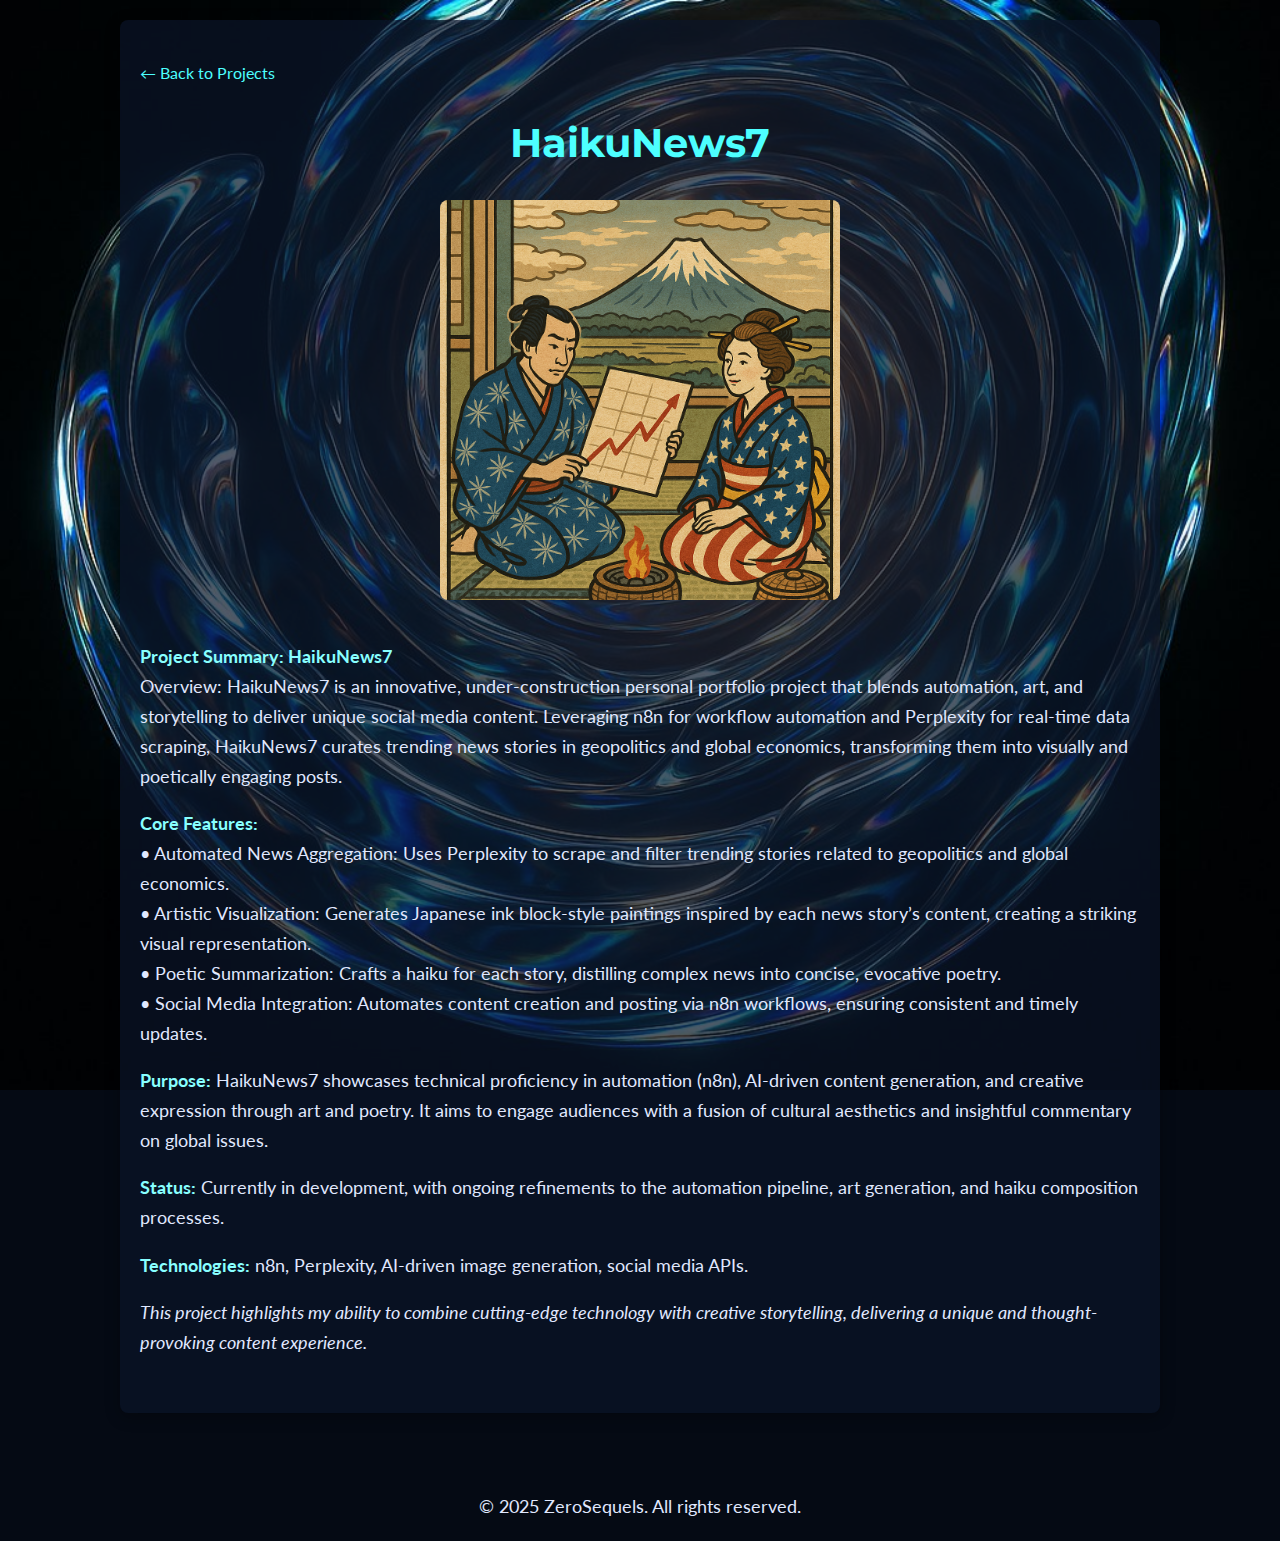
<file: haikunews7.html>
<!DOCTYPE html>
<html lang="en">
<head>
    <meta charset="UTF-8">
    <meta name="viewport" content="width=device-width, initial-scale=1.0">
    <title>HaikuNews7 - Project Details</title>
    <link rel="stylesheet" href="styles.css">
    <link href="https://fonts.googleapis.com/css2?family=Montserrat:wght@700&family=Lato:wght@400;700&display=swap" rel="stylesheet">
</head>
<body class="body-project-detail-page">
    <section id="project-detail">
        <div class="section-content-wrapper">
            <a href="index.html#projects" class="back-link">&larr; Back to Projects</a>
            <h2>HaikuNews7</h2>
            <img src="HaikuNews7.png" alt="HaikuNews7 Project Image" class="project-detail-image">
            <div class="project-full-description">
                <p><strong>Project Summary: HaikuNews7</strong><br>Overview: HaikuNews7 is an innovative, under-construction personal portfolio project that blends automation, art, and storytelling to deliver unique social media content. Leveraging n8n for workflow automation and Perplexity for real-time data scraping, HaikuNews7 curates trending news stories in geopolitics and global economics, transforming them into visually and poetically engaging posts.</p>
                <p><strong>Core Features:</strong><br>
                    &bull; Automated News Aggregation: Uses Perplexity to scrape and filter trending stories related to geopolitics and global economics.<br>
                    &bull; Artistic Visualization: Generates Japanese ink block-style paintings inspired by each news story’s content, creating a striking visual representation.<br>
                    &bull; Poetic Summarization: Crafts a haiku for each story, distilling complex news into concise, evocative poetry.<br>
                    &bull; Social Media Integration: Automates content creation and posting via n8n workflows, ensuring consistent and timely updates.
                </p>
                <p><strong>Purpose:</strong> HaikuNews7 showcases technical proficiency in automation (n8n), AI-driven content generation, and creative expression through art and poetry. It aims to engage audiences with a fusion of cultural aesthetics and insightful commentary on global issues.</p>
                <p><strong>Status:</strong> Currently in development, with ongoing refinements to the automation pipeline, art generation, and haiku composition processes.</p>
                <p><strong>Technologies:</strong> n8n, Perplexity, AI-driven image generation, social media APIs.</p>
                <p><em>This project highlights my ability to combine cutting-edge technology with creative storytelling, delivering a unique and thought-provoking content experience.</em></p>
            </div>
        </div>
    </section>
    <footer id="contact">
        <p>&copy; 2025 ZeroSequels. All rights reserved.</p>
    </footer>
</body>
</html>
</file>
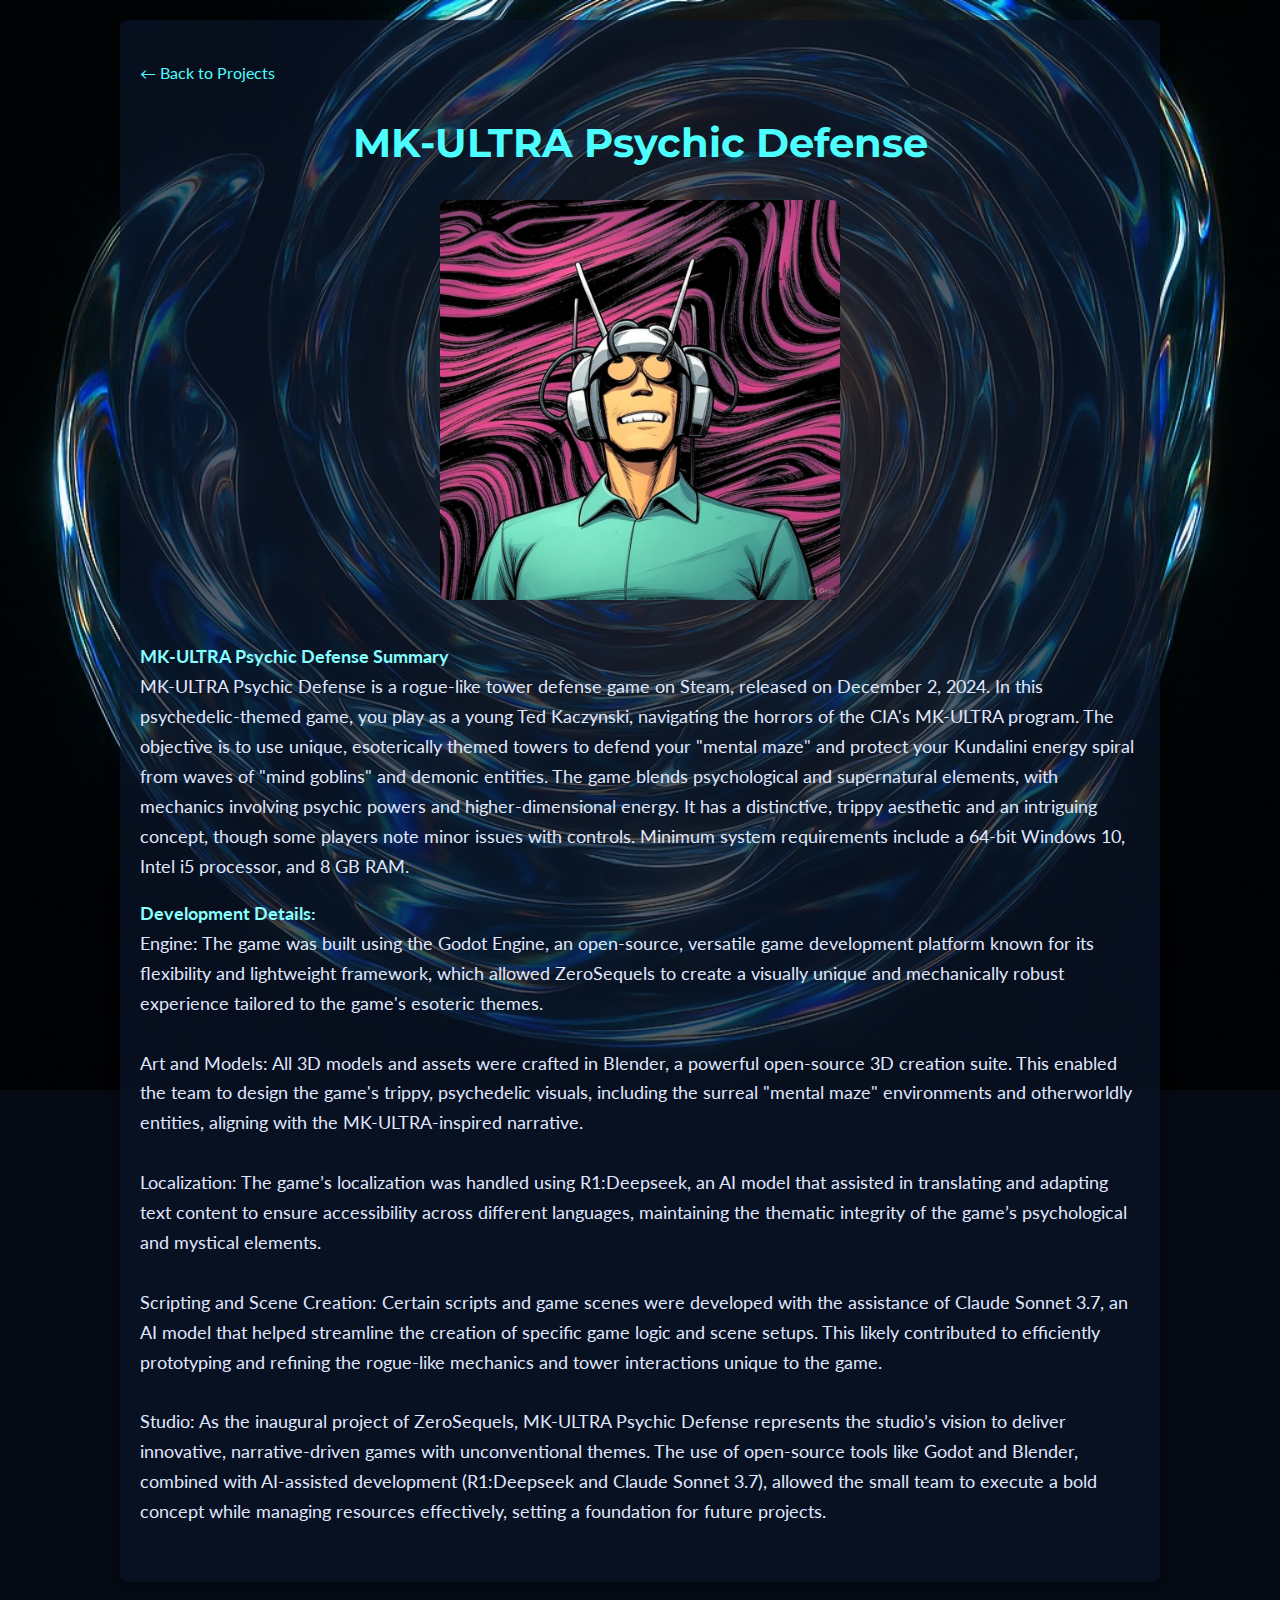
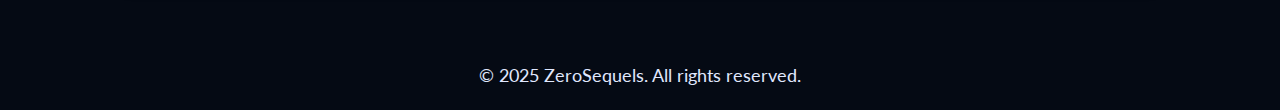
<file: mkultra.html>
<!DOCTYPE html>
<html lang="en">
<head>
    <meta charset="UTF-8">
    <meta name="viewport" content="width=device-width, initial-scale=1.0">
    <title>MK-ULTRA Psychic Defense - Project Details</title>
    <link rel="stylesheet" href="styles.css">
    <link href="https://fonts.googleapis.com/css2?family=Montserrat:wght@700&family=Lato:wght@400;700&display=swap" rel="stylesheet">
</head>
<body class="body-project-detail-page">
    <section id="project-detail">
        <div class="section-content-wrapper">
            <a href="index.html#projects" class="back-link">&larr; Back to Projects</a>
            <h2>MK-ULTRA Psychic Defense</h2>
            <img src="mkultra.jpg" alt="MK-ULTRA Psychic Defense Project Image" class="project-detail-image">
            <div class="project-full-description">
                <p><strong>MK-ULTRA Psychic Defense Summary</strong><br>MK-ULTRA Psychic Defense is a rogue-like tower defense game on Steam, released on December 2, 2024. In this psychedelic-themed game, you play as a young Ted Kaczynski, navigating the horrors of the CIA's MK-ULTRA program. The objective is to use unique, esoterically themed towers to defend your "mental maze" and protect your Kundalini energy spiral from waves of "mind goblins" and demonic entities. The game blends psychological and supernatural elements, with mechanics involving psychic powers and higher-dimensional energy. It has a distinctive, trippy aesthetic and an intriguing concept, though some players note minor issues with controls. Minimum system requirements include a 64-bit Windows 10, Intel i5 processor, and 8 GB RAM.</p>
                <p><strong>Development Details:</strong><br>
                    Engine: The game was built using the Godot Engine, an open-source, versatile game development platform known for its flexibility and lightweight framework, which allowed ZeroSequels to create a visually unique and mechanically robust experience tailored to the game's esoteric themes.<br><br>
                    Art and Models: All 3D models and assets were crafted in Blender, a powerful open-source 3D creation suite. This enabled the team to design the game's trippy, psychedelic visuals, including the surreal "mental maze" environments and otherworldly entities, aligning with the MK-ULTRA-inspired narrative.<br><br>
                    Localization: The game’s localization was handled using R1:Deepseek, an AI model that assisted in translating and adapting text content to ensure accessibility across different languages, maintaining the thematic integrity of the game’s psychological and mystical elements.<br><br>
                    Scripting and Scene Creation: Certain scripts and game scenes were developed with the assistance of Claude Sonnet 3.7, an AI model that helped streamline the creation of specific game logic and scene setups. This likely contributed to efficiently prototyping and refining the rogue-like mechanics and tower interactions unique to the game.<br><br>
                    Studio: As the inaugural project of ZeroSequels, MK-ULTRA Psychic Defense represents the studio’s vision to deliver innovative, narrative-driven games with unconventional themes. The use of open-source tools like Godot and Blender, combined with AI-assisted development (R1:Deepseek and Claude Sonnet 3.7), allowed the small team to execute a bold concept while managing resources effectively, setting a foundation for future projects.
                </p>
            </div>
        </div>
    </section>
    <footer id="contact">
        <p>&copy; 2025 ZeroSequels. All rights reserved.</p>
    </footer>
</body>
</html>
</file>
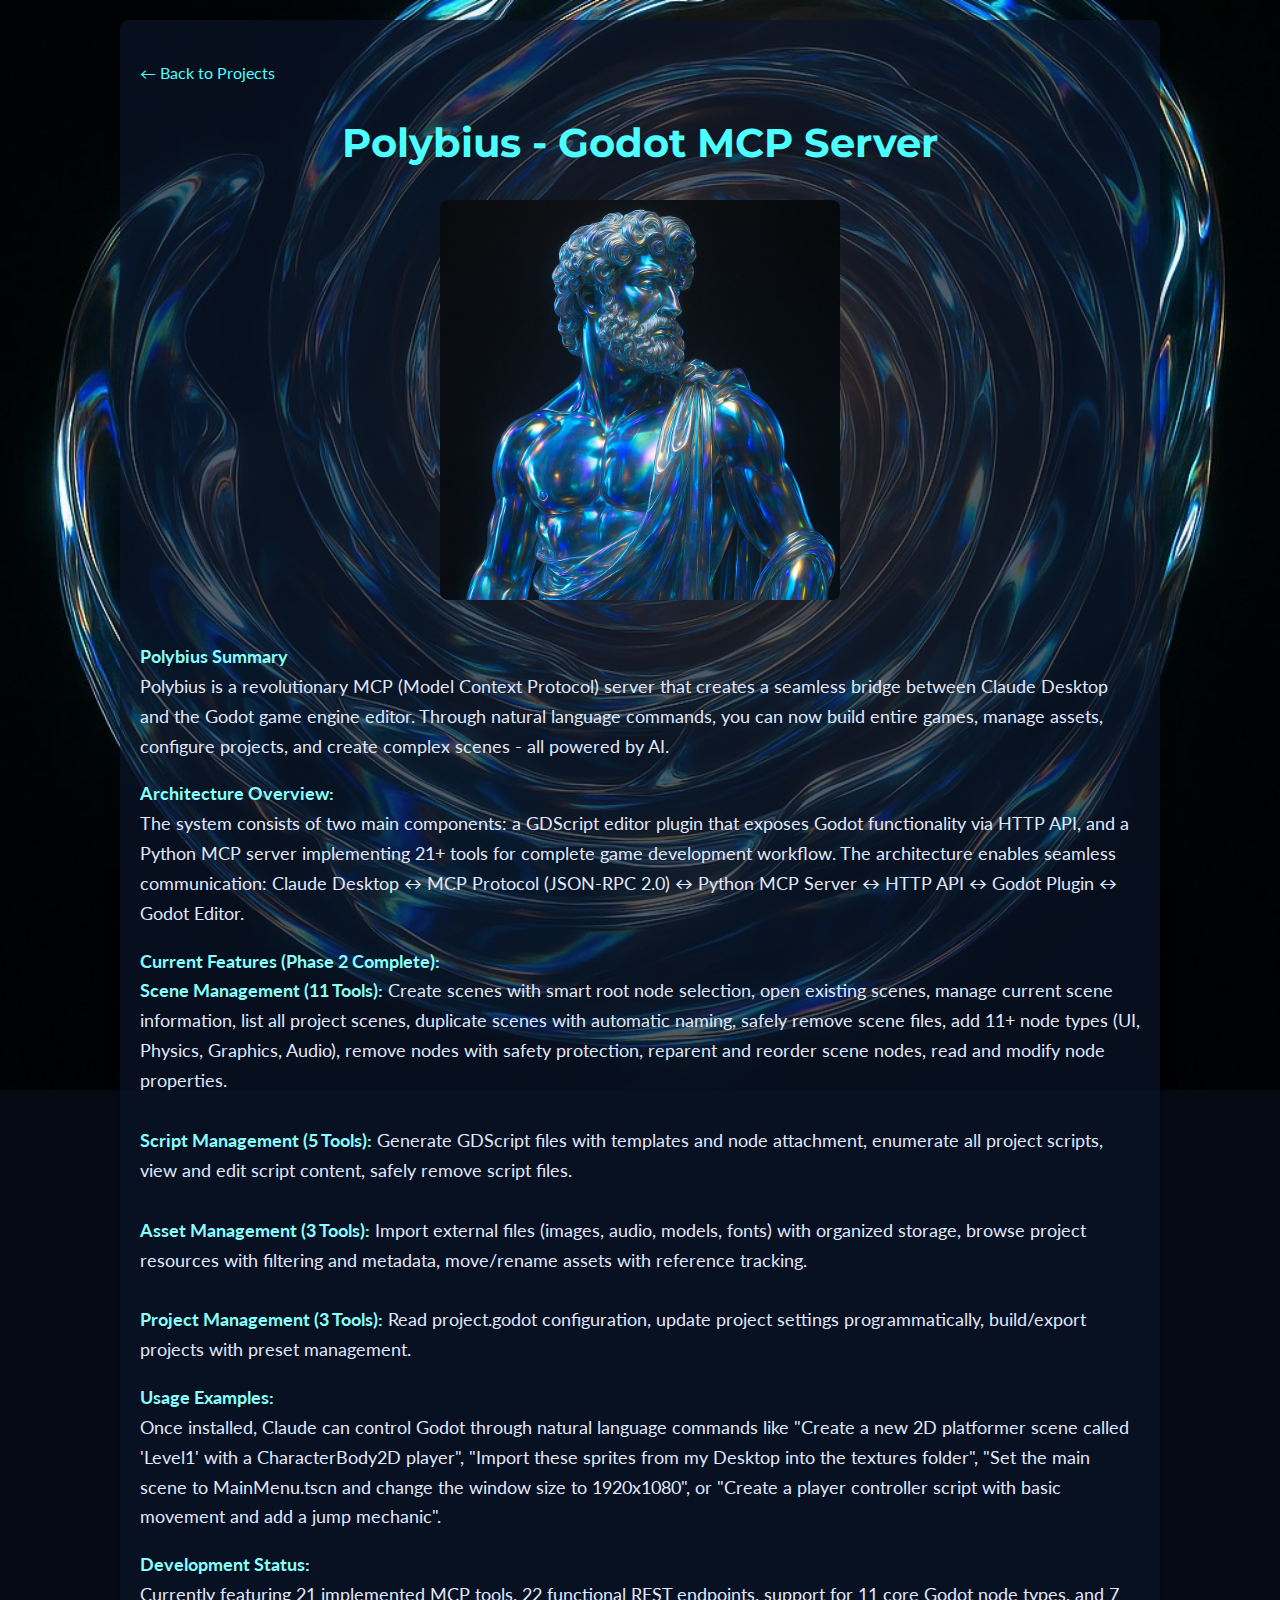
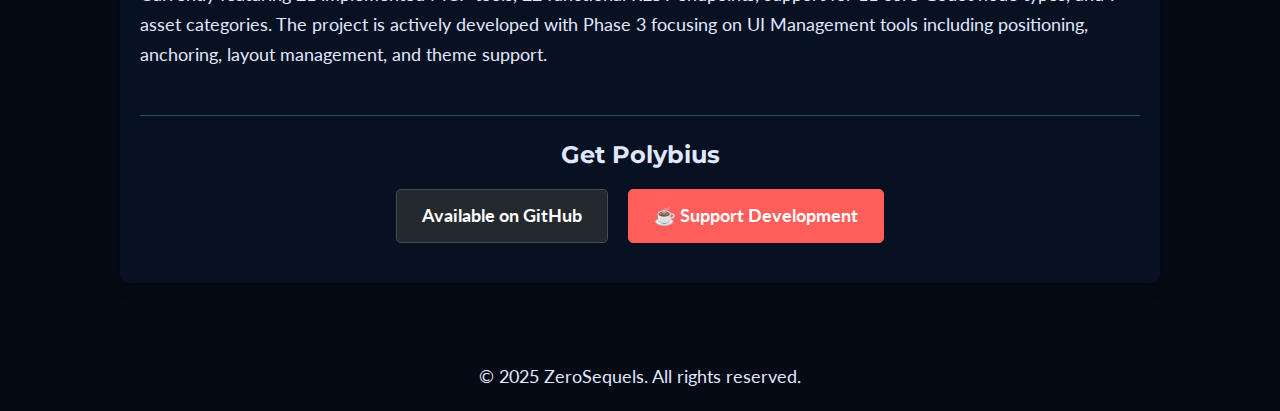
<file: polybius.html>
<!DOCTYPE html>
<html lang="en">
<head>
    <meta charset="UTF-8">
    <meta name="viewport" content="width=device-width, initial-scale=1.0">
    <title>Polybius - Godot MCP Server - Project Details</title>
    <link rel="stylesheet" href="styles.css">
    <link href="https://fonts.googleapis.com/css2?family=Montserrat:wght@700&family=Lato:wght@400;700&display=swap" rel="stylesheet">
</head>
<body class="body-project-detail-page">
    <section id="project-detail">
        <div class="section-content-wrapper">
            <a href="index.html#projects" class="back-link">&larr; Back to Projects</a>
            <h2>Polybius - Godot MCP Server</h2>
            <img src="agency.jpg" alt="Polybius Project Image" class="project-detail-image">
            <div class="project-full-description">
                <p><strong>Polybius Summary</strong><br>Polybius is a revolutionary MCP (Model Context Protocol) server that creates a seamless bridge between Claude Desktop and the Godot game engine editor. Through natural language commands, you can now build entire games, manage assets, configure projects, and create complex scenes - all powered by AI.</p>

                <p><strong>Architecture Overview:</strong><br>The system consists of two main components: a GDScript editor plugin that exposes Godot functionality via HTTP API, and a Python MCP server implementing 21+ tools for complete game development workflow. The architecture enables seamless communication: Claude Desktop ↔ MCP Protocol (JSON-RPC 2.0) ↔ Python MCP Server ↔ HTTP API ↔ Godot Plugin ↔ Godot Editor.</p>

                <p><strong>Current Features (Phase 2 Complete):</strong><br>
                <strong>Scene Management (11 Tools):</strong> Create scenes with smart root node selection, open existing scenes, manage current scene information, list all project scenes, duplicate scenes with automatic naming, safely remove scene files, add 11+ node types (UI, Physics, Graphics, Audio), remove nodes with safety protection, reparent and reorder scene nodes, read and modify node properties.<br><br>
                <strong>Script Management (5 Tools):</strong> Generate GDScript files with templates and node attachment, enumerate all project scripts, view and edit script content, safely remove script files.<br><br>
                <strong>Asset Management (3 Tools):</strong> Import external files (images, audio, models, fonts) with organized storage, browse project resources with filtering and metadata, move/rename assets with reference tracking.<br><br>
                <strong>Project Management (3 Tools):</strong> Read project.godot configuration, update project settings programmatically, build/export projects with preset management.</p>

                <p><strong>Usage Examples:</strong><br>Once installed, Claude can control Godot through natural language commands like "Create a new 2D platformer scene called 'Level1' with a CharacterBody2D player", "Import these sprites from my Desktop into the textures folder", "Set the main scene to MainMenu.tscn and change the window size to 1920x1080", or "Create a player controller script with basic movement and add a jump mechanic".</p>

                <p><strong>Development Status:</strong><br>Currently featuring 21 implemented MCP tools, 22 functional REST endpoints, support for 11 core Godot node types, and 7 asset categories. The project is actively developed with Phase 3 focusing on UI Management tools including positioning, anchoring, layout management, and theme support.</p>
            </div>

            <div class="steam-link-section">
                <h3>Get Polybius</h3>
                <a href="https://github.com/zerosequels/polybius" target="_blank" rel="noopener noreferrer" class="github-button">
                    Available on GitHub
                </a>
                <a href="https://ko-fi.com/zerosequels" target="_blank" rel="noopener noreferrer" class="kofi-button">
                    ☕ Support Development
                </a>
            </div>
        </div>
    </section>
    <footer id="contact">
        <p>&copy; 2025 ZeroSequels. All rights reserved.</p>
    </footer>
</body>
</html>
</file>
<file: styles.css>
/* Global Styles */
html {
    scroll-behavior: smooth;
}

body {
    margin: 0;
    font-family: 'Lato', sans-serif;
    background-color: #050a14; /* Dark fallback */
    background-image: none; /* Will be handled by dedicated layers */
    /* background-size, background-position, background-attachment removed from body */
    color: #E0E8FF; /* Light, slightly desaturated blue for text */
    line-height: 1.6;
    overflow-x: hidden; /* Prevent horizontal scroll */
    scroll-snap-type: y mandatory; /* Enable vertical scroll snapping */
    /* transition for background-image removed from body */
}

.background-layer-container {
    position: fixed;
    top: 0;
    left: 0;
    width: 100%;
    height: 100vh;
    z-index: -10; /* Ensure it's well behind all other content */
    overflow: hidden; /* Important for clipping the scrolling layers */
}

.background-layer {
    position: absolute; /* Positioned within the container */
    top: 0;
    left: 0;
    width: 100%;
    height: 100%;
    background-size: cover;
    background-position: center center;
    background-repeat: no-repeat;
    /* transform: translateY(0); Default state, will be manipulated by JS */
    transition: transform 1s cubic-bezier(0.42, 0, 0.58, 1), opacity 1s ease-in-out; /* Smooth 1s scroll and fade animation */
    opacity: 1; /* Default to visible */
}

#shaderCanvas {
    position: absolute;
    top: 0;
    left: 0;
    width: 100%;
    height: 100%;
    z-index: 1; /* Above image layers if they are not hidden, but still behind content */
    display: none; /* Hidden by default */
    transition: opacity 0.5s ease-in-out, background-color 0.5s ease-in-out; /* For placeholder fade */
    opacity: 1;
}

h1, h2, h3 {
    font-family: 'Montserrat', sans-serif;
    color: #4DFFFF; /* Vibrant blue accent */
    margin-top: 0;
}

a {
    color: #4DFFFF;
    text-decoration: none;
}

a:hover {
    text-decoration: underline;
}

main {
    /* max-width: 1000px; */ /* REMOVED for full-page sections */
    /* margin: 0 auto; */ /* REMOVED */
    /* main will be removed from HTML, so styles are not needed or will be on body/sections directly */
}

/* Common styles for SNAP TARGETS (hero and sections) */
header.hero,
section {
    min-height: 100vh; /* Ensure they take at least full viewport height for snapping */
    width: 100%;
    scroll-snap-align: start;
    box-sizing: border-box;
    overflow-y: auto; /* Allow internal scrolling if content wrapper itself is very tall */
    padding: 20px; /* Padding for the 100vh snap area, around the content wrapper */
    display: flex;
    flex-direction: column;
    justify-content: center; /* Vertically center the content wrapper */
    align-items: center; /* Horizontally center the content wrapper */
}

.section-content-wrapper {
    max-width: 1000px;
    width: 100%;
    background-color: rgba(10, 20, 40, 0.7); /* Moved from section to here */
    border-radius: 8px; /* Moved from section to here */
    box-shadow: 0 4px 15px rgba(0, 0, 0, 0.3); /* Moved from section to here */
    padding: 40px 20px; /* Internal padding for the content block */
    display: flex;
    flex-direction: column;
    align-items: center; /* Center content like h2, p within the wrapper */
    text-align: left; /* Default text align for content, can be overridden */
}

section {
    margin-bottom: 0; /* Remove margin as sections will snap */
    background-color: transparent; /* Section itself is transparent */
    /* border-radius and box-shadow are now on .section-content-wrapper */
    font-size: 1.1rem; /* Increased font size for all sections */
}

/* Hero Section */
.hero {
    text-align: center;
    /* background-color: rgba(0,0,0,0.2); */ /* REMOVED: Moved to .hero-content */
    /* min-height, scroll-snap-align, display, padding etc. from common rule */
    background-color: transparent; /* Ensure hero section itself is transparent */
}

.hero-content {
    max-width: 1000px;
    width: 100%; /* Takes available width up to max-width */
    display: flex;
    flex-direction: column;
    align-items: center;
    background-color: rgba(0,0,0,0.3); /* ADDED: Slight darkening overlay for hero text readability */
    padding: 30px 40px; /* ADDED: Padding inside the hero content background */
    border-radius: 8px; /* ADDED: Rounded corners for the hero content background */
    box-shadow: 0 4px 15px rgba(0, 0, 0, 0.2); /* Optional: subtle shadow for depth */
}

.hero-content h1 {
    font-size: 3.5rem;
    margin-bottom: 0.5rem;
    color: #FFFFFF; /* Brighter white for main title */
    text-shadow: 0 0 10px #4DFFFF, 0 0 20px #4DFFFF;
}

.hero .tagline {
    font-size: 1.5rem;
    color: #E0E8FF;
    font-weight: 300;
}

.hero-button {
    display: inline-block;
    margin-top: 20px; /* Add space above the button */
    padding: 12px 25px;
    background-color: #4DFFFF;
    color: #050a14;
    border-radius: 5px;
    font-weight: bold;
    font-size: 1rem;
    transition: background-color 0.3s ease, transform 0.3s ease;
}

.hero-button:hover {
    background-color: #88FFFF;
    text-decoration: none;
    transform: translateY(-2px); /* Slight lift effect on hover */
}

/* Hero Icons */
.hero-icons {
    margin-top: 15px; /* Space above icons */
    margin-bottom: 25px; /* Space below icons, above button */
    display: flex;
    justify-content: center;
    gap: 20px; /* Space between icons */
}

.hero-icons a {
    color: #E0E8FF; /* Use the light text color */
    transition: color 0.3s ease, transform 0.3s ease;
    display: inline-block; /* Needed for transform */
}

.hero-icons a:hover {
    color: #4DFFFF; /* Accent color on hover */
    transform: scale(1.1); /* Slightly enlarge icon on hover */
    text-decoration: none; /* Remove underline on hover */
}

.hero-icons svg {
    width: 28px; /* Icon size */
    height: 28px;
    vertical-align: middle; /* Align icons nicely if text were next to them */
}

/* Business Contact Section */
.business-contact {
    margin-top: 20px;
    margin-bottom: 20px;
    text-align: center;
}

.business-contact h4 {
    font-family: 'Montserrat', sans-serif;
    font-size: 1.2rem;
    color: #4DFFFF;
    margin-bottom: 10px;
    margin-top: 0;
}

.email-container {
    display: flex;
    align-items: center;
    justify-content: center;
    gap: 10px;
    flex-wrap: wrap; /* Allow wrapping on very small screens */
    position: relative; /* For tooltip positioning */
}

.email-text {
    font-size: 1rem;
    color: #E0E8FF;
    font-family: 'Lato', sans-serif;
    background-color: rgba(20, 30, 50, 0.6);
    padding: 8px 12px;
    border-radius: 4px;
    border: 1px solid rgba(77, 255, 255, 0.3);
}

.copy-button {
    background: none;
    border: 1px solid #4DFFFF;
    border-radius: 4px;
    padding: 8px;
    cursor: pointer;
    color: #4DFFFF;
    transition: background-color 0.3s ease, color 0.3s ease, transform 0.3s ease;
    display: flex;
    align-items: center;
    justify-content: center;
}

.copy-button:hover {
    background-color: #4DFFFF;
    color: #050a14;
    transform: scale(1.05);
}

.copy-button svg {
    width: 18px;
    height: 18px;
}

/* Tooltip for copy button */
.copy-tooltip {
    position: absolute;
    background-color: #4DFFFF;
    color: #050a14;
    padding: 6px 10px;
    border-radius: 4px;
    font-size: 0.85rem;
    font-weight: bold;
    white-space: nowrap;
    z-index: 1000;
    opacity: 0;
    transform: translateY(-10px);
    transition: opacity 0.3s ease, transform 0.3s ease;
    pointer-events: none;
    top: -35px;
    left: 50%;
    transform: translateX(-50%) translateY(-10px);
}

.copy-tooltip.show {
    opacity: 1;
    transform: translateX(-50%) translateY(-5px);
}

.copy-tooltip::after {
    content: '';
    position: absolute;
    top: 100%;
    left: 50%;
    margin-left: -5px;
    border: 5px solid transparent;
    border-top-color: #4DFFFF;
}


/* About Section */
#about h2 {
    text-align: center;
    margin-bottom: 20px;
    width: 100%; /* Ensure h2 takes width for text-align within flex parent */
}

#about .section-content-wrapper p {
    text-indent: 30px; /* Added indentation */
    /* max-width, margin-left, margin-right, width handled by .section-content-wrapper and its flex properties */
}

#about .section-content-wrapper h2,
#developer .section-content-wrapper h2,
#projects .section-content-wrapper h2 {
    text-align: center; /* Ensure h2s are centered within their wrapper */
    margin-bottom: 20px;
}


/* Developer Section */
.developer-section-wrapper {
    text-align: left; /* Override the center align from .section-content-wrapper for this section */
    align-items: flex-start; /* Align items to the start for a more traditional resume feel */
}

.developer-intro {
    display: flex;
    align-items: center; /* Vertically align photo and text */
    gap: 20px; /* Space between photo and text block */
    margin-bottom: 30px;
    width: 100%; /* Ensure it takes full width within its container */
}

.developer-intro div {
    flex: 1; /* Allow text block to take remaining space */
}

.developer-intro h3 {
    margin-bottom: 10px; /* Space below Nick Johnston name */
    font-size: 1.8rem;
    color: #FFFFFF; /* Brighter white for name */
}

.dev-photo {
    width: 150px;
    height: 150px;
    border-radius: 50%;
    object-fit: cover;
    margin-bottom: 15px;
    border: 3px solid #4DFFFF;
}

.developer-card h3 {
    margin-bottom: 10px;
    font-size: 1.8rem;
}

.employment-history {
    width: 100%; /* Take full width */
    margin-top: 20px;
}

.employment-history h4 {
    font-size: 1.6rem;
    color: #88FFFF; /* Lighter accent for this subheading */
    margin-bottom: 20px;
    border-bottom: 1px solid #4DFFFF;
    padding-bottom: 10px;
}

.job-entry {
    margin-bottom: 25px;
}

.job-entry h5 {
    font-size: 1.3rem;
    color: #FFFFFF; /* White for job titles */
    margin-bottom: 5px;
}

.job-entry .job-meta {
    font-size: 0.95rem;
    color: #A0B0FF; /* Slightly dimmer for dates/company */
    margin-bottom: 10px;
    font-style: italic;
}

.job-entry ul {
    list-style-type: disc; /* Standard bullets */
    margin-left: 20px; /* Indent bullets */
    padding-left: 0;
}

.job-entry ul li {
    margin-bottom: 8px;
    line-height: 1.5;
}


/* Projects Section */
/* #projects h2 is handled by the common rule above */

.projects-grid {
    display: grid;
    grid-template-columns: repeat(auto-fit, 300px); /* Increased square size */
    gap: 25px; /* Increased gap slightly */
    justify-content: center; /* Center items in the grid */
    width: 100%; /* Ensure it takes full width of its parent */
    /* max-width, margin-left, margin-right, width handled by .section-content-wrapper */
}

.project-card {
    background-color: rgba(20, 30, 50, 0.8);
    width: 300px; /* Fixed width */
    height: auto; /* Allow height to adjust to content */
    min-height: 300px; /* Maintain a minimum height */
    border-radius: 8px;
    text-align: center;
    transition: transform 0.3s ease, box-shadow 0.3s ease;
    display: flex;
    flex-direction: column;
    overflow: hidden; /* Prevent content spill */
    padding: 15px; /* Increased padding */
    box-sizing: border-box; /* Include padding in width/height */
}

.project-card:hover {
    transform: translateY(-5px);
    box-shadow: 0 8px 20px rgba(77, 255, 255, 0.3);
}

.project-card img {
    width: 100%;
    height: 140px; /* Increased height for image part */
    object-fit: contain; /* Changed from cover to contain to show full image */
    border-radius: 4px;
    margin-bottom: 10px; /* Adjusted margin */
}

.project-card h3 {
    font-size: 1.3rem; /* Adjusted font size */
    margin-bottom: 8px; /* Adjusted margin */
    color: #E0E8FF;
}

.project-description {
    flex-grow: 1; /* Allow description to take available space */
    /* overflow-y: auto; Removed to make all text visible */
    font-size: 0.9rem; /* Adjusted font size */
    line-height: 1.4;
    margin-bottom: 10px; /* Space before button */
    text-align: left; /* Align text to left for readability */
}

.project-description .short-desc {
    margin-bottom: 5px; /* Space between short desc and full desc toggle */
}
.project-description .full-desc p {
    margin-bottom: 5px; /* Space between paragraphs in full desc */
}


.project-link { /* This is the "Learn more" button */
    display: inline-block;
    padding: 8px 12px; /* Adjusted padding */
    background-color: #4DFFFF;
    color: #050a14;
    border-radius: 4px;
    font-weight: bold;
    font-size: 0.9rem; /* Adjusted font size */
    margin-top: auto; 
    align-self: center; /* Center button */
}

.project-link:hover {
    background-color: #88FFFF;
    text-decoration: none;
}

/* Project Detail Page Styles */
#project-detail .section-content-wrapper {
    align-items: flex-start; /* Align content to the left */
    text-align: left;
}

#project-detail h2 {
    text-align: center; /* Center the main project title */
    width: 100%;
    margin-bottom: 25px;
    font-size: 2.5rem;
}

.project-detail-image {
    max-width: 100%;
    height: auto;
    max-height: 400px; /* Limit image height */
    object-fit: contain;
    border-radius: 8px;
    margin: 0 auto 25px auto; /* Center image and add margin below */
    display: block;
}

.project-full-description p {
    margin-bottom: 15px;
    line-height: 1.7;
}

.project-full-description strong {
    color: #88FFFF; /* Lighter accent for strong tags */
}

.back-link {
    display: inline-block;
    margin-bottom: 25px;
    font-size: 1rem;
    color: #4DFFFF;
    text-decoration: none;
    transition: color 0.3s ease;
}

.back-link:hover {
    color: #88FFFF;
    text-decoration: underline;
}

.steam-link-section {
    margin-top: 30px;
    padding-top: 20px;
    border-top: 1px solid rgba(77, 255, 255, 0.3); /* A light separator line */
    text-align: center; /* Center the content of this section */
    width: 100%;
}

.steam-link-section h3 {
    font-size: 1.5rem;
    color: #E0E8FF; /* Match general text color or a slightly brighter one */
    margin-bottom: 15px;
}

.steam-button {
    display: inline-block;
    padding: 12px 25px;
    background-color: #2a475e; /* Steam's dark blue */
    color: #c7d5e0; /* Steam's light text color */
    border-radius: 5px;
    font-weight: bold;
    font-size: 1.1rem;
    text-decoration: none;
    transition: background-color 0.3s ease, color 0.3s ease, transform 0.3s ease;
    border: 1px solid #66c0f4; /* Steam's light blue for border */
}

.steam-button:hover {
    background-color: #66c0f4; /* Steam's light blue */
    color: #2a475e; /* Dark blue text on hover */
    text-decoration: none;
    transform: translateY(-2px);
}

.github-button {
    display: inline-block;
    padding: 12px 25px;
    background-color: #24292e; /* GitHub's dark gray */
    color: #ffffff; /* White text */
    border-radius: 5px;
    font-weight: bold;
    font-size: 1.1rem;
    text-decoration: none;
    transition: background-color 0.3s ease, color 0.3s ease, transform 0.3s ease;
    border: 1px solid #444d56; /* GitHub's border color */
}

.github-button:hover {
    background-color: #444d56; /* Lighter gray on hover */
    color: #ffffff;
    text-decoration: none;
    transform: translateY(-2px);
}

.kofi-button {
    display: inline-block;
    padding: 12px 25px;
    background-color: #ff5e5b; /* Ko-fi's red color */
    color: #ffffff; /* White text */
    border-radius: 5px;
    font-weight: bold;
    font-size: 1.1rem;
    text-decoration: none;
    transition: background-color 0.3s ease, color 0.3s ease, transform 0.3s ease;
    border: 1px solid #ff5e5b;
    margin-left: 15px; /* Space between buttons */
}

.kofi-button:hover {
    background-color: #ff7875; /* Lighter red on hover */
    color: #ffffff;
    text-decoration: none;
    transform: translateY(-2px);
}


/* Specific background for project detail pages */
body.body-project-detail-page {
    background-image: url('projects.jpg');
    background-size: cover;
    background-position: center center;
    background-attachment: fixed;
    background-repeat: no-repeat;
}

/* Footer */
footer {
    text-align: center;
    padding: 20px; /* Original padding */
    background-color: rgba(5, 10, 20, 0.9);
    color: #E0E8FF;
    margin-top: 40px; /* Restore margin-top, not a snap target */
    font-size: 1.1rem; /* Increased font size for footer */
    /* Remove height, scroll-snap-align if they were part of a common rule before */
    width: 100%; /* Ensure footer takes full width */
    box-sizing: border-box;
}

footer p { /* Direct styling for footer paragraph */
   max-width: 1000px; /* Constrain width */
   margin: 0 auto; /* Center the paragraph */
   width: 100%;
   text-align: center;
}


/* Responsive Adjustments */
@media (max-width: 768px) {
    .hero-content h1 {
        font-size: 2.8rem;
    }
    .hero .tagline {
        font-size: 1.2rem;
    }
    header.hero,
    section { /* Footer not included in this padding rule for snap areas */
        padding: 20px 15px; /* Adjust padding for snap areas on smaller screens */
    }
    .section-content-wrapper {
        padding: 30px 15px; /* Adjust internal padding of content blocks */
    }
     footer {
        padding: 20px 15px; /* Adjust footer padding too */
    }
}

@media (max-width: 480px) {
    .hero-content h1 {
        font-size: 2.2rem;
    }
    .hero .tagline {
        font-size: 1rem;
    }
    .projects-grid {
        grid-template-columns: 1fr; /* Stack projects on small screens */
        justify-items: center; /* Center the grid item (the card) within its column */
    }
    .project-card { /* Specific adjustments for project card in single column mobile view */
        width: 90%; /* Allow card to take most of the column width */
        max-width: 300px; /* But don't let it exceed its original design width */
        /* height: auto and min-height: 300px still apply from the general rule */
    }
    header.hero,
    section {
        padding: 15px 10px; /* Further adjust padding for snap areas */
    }
    .section-content-wrapper {
        padding: 20px 10px; /* Adjust internal padding of content blocks */
    }
    footer {
        padding: 15px 10px; /* Adjust footer padding too */
    }
}
</file>
